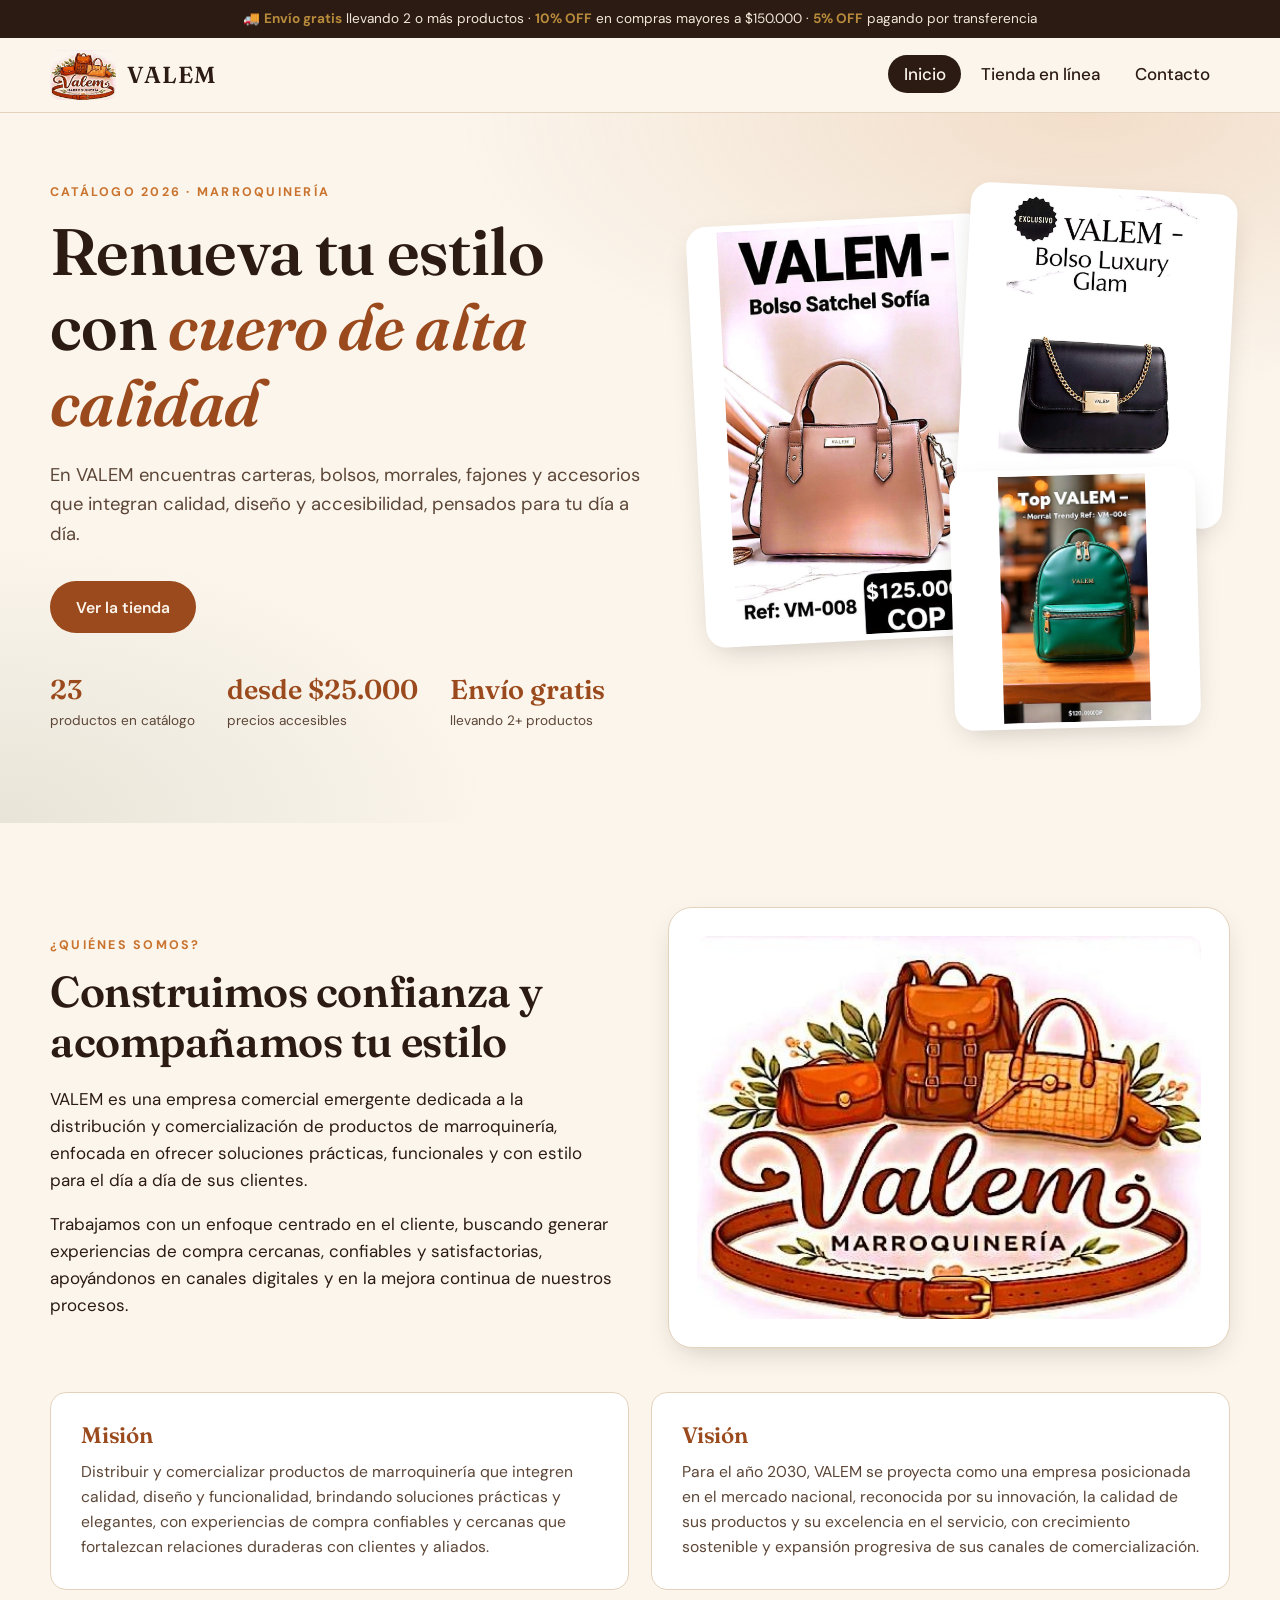
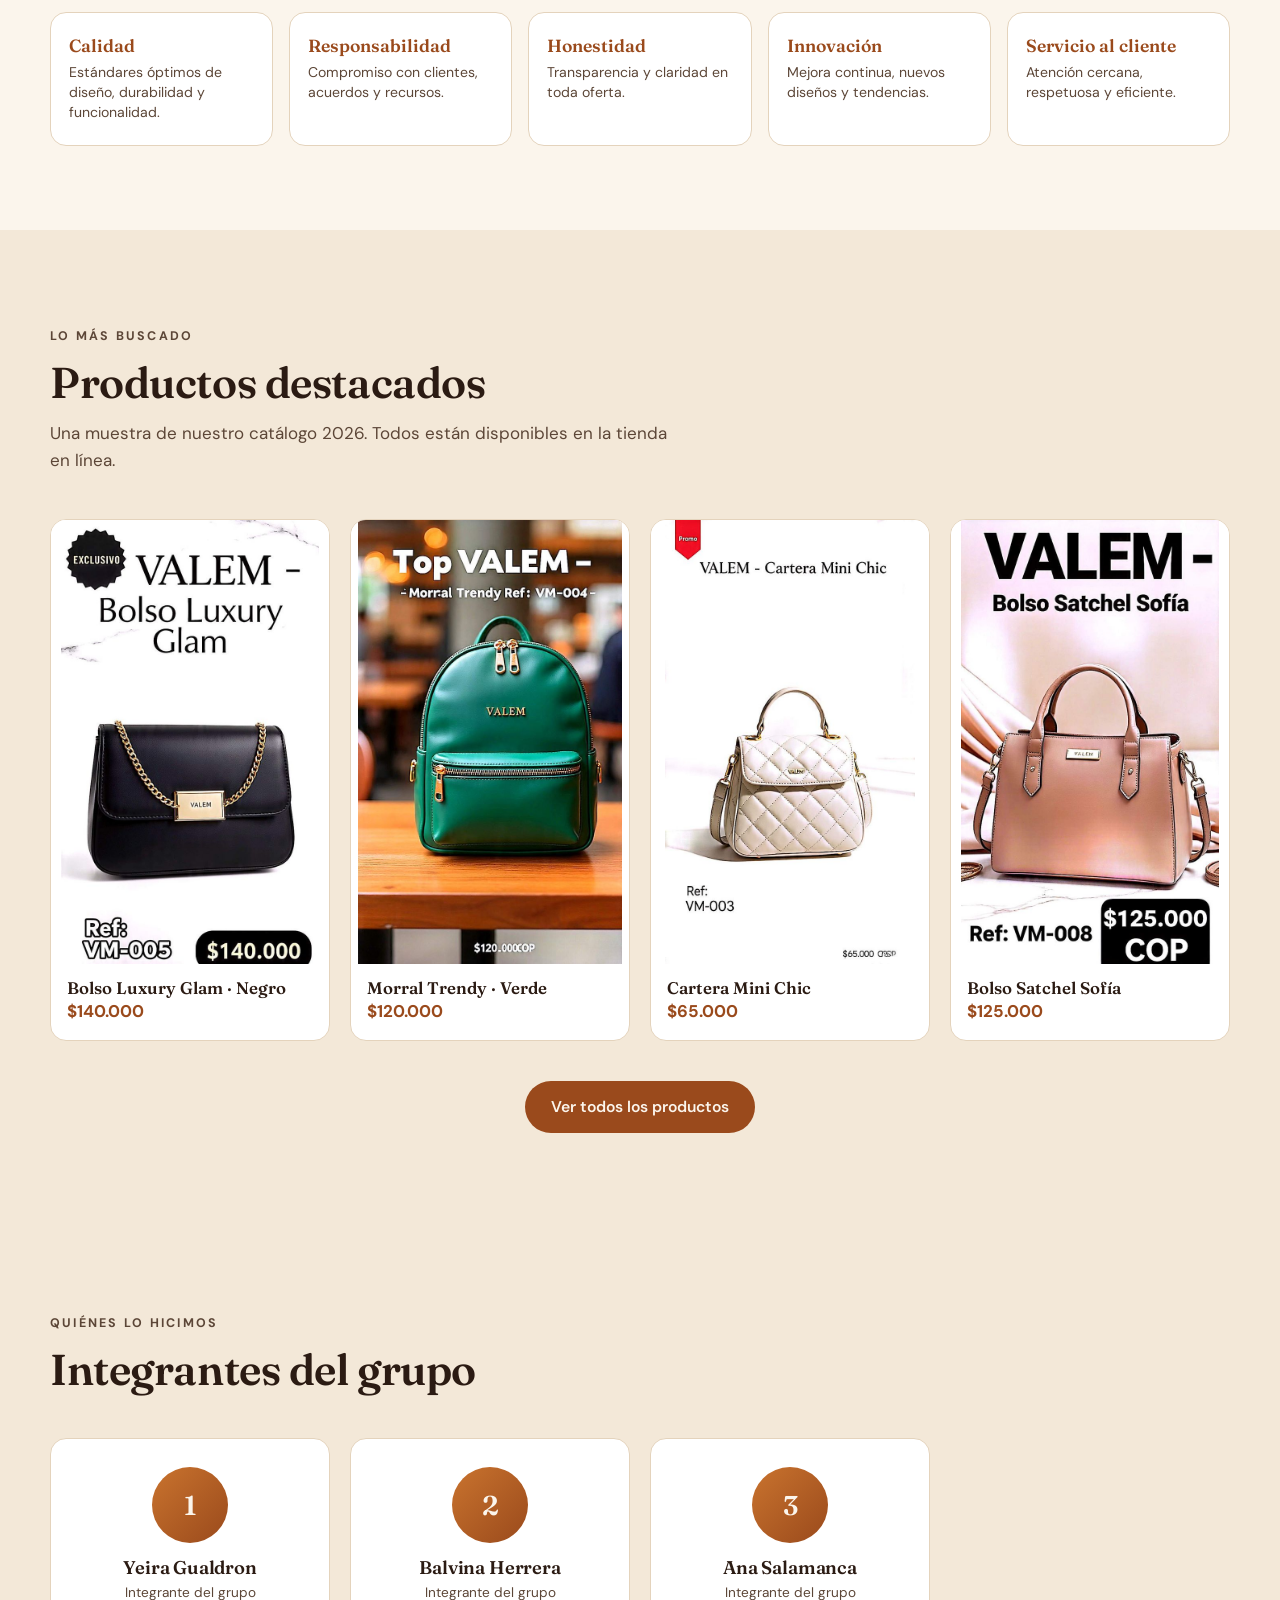
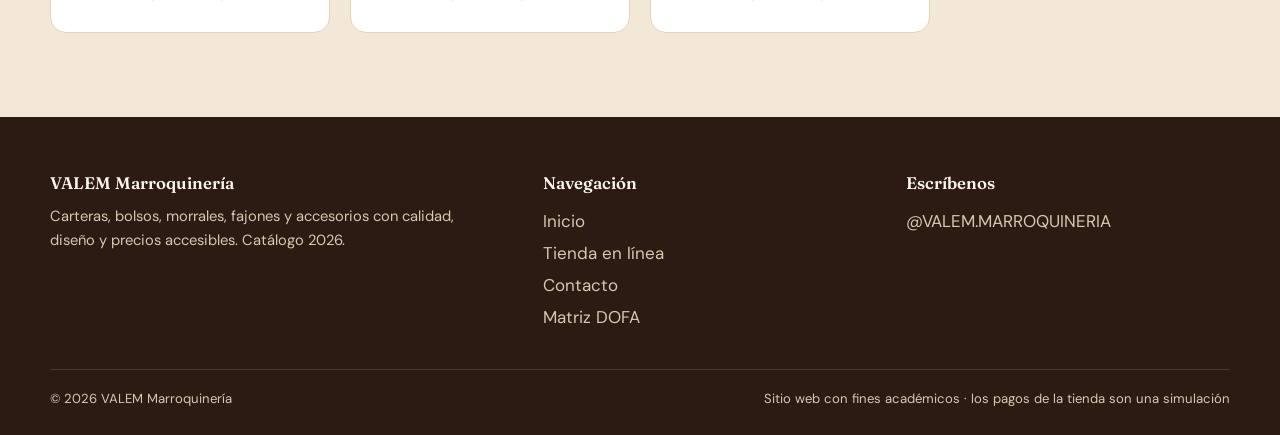
<file: index.html>
<!doctype html>
<html lang="es">
<head>
<meta charset="utf-8">
<meta name="viewport" content="width=device-width,initial-scale=1">
<title>VALEM Marroquinería | Inicio</title>
<meta name="description" content="VALEM: carteras, bolsos, morrales, fajones y accesorios de marroquinería con estilo, calidad y precios accesibles.">
<link rel="icon" href="img/favicon.png">
<link rel="preconnect" href="https://fonts.googleapis.com">
<link rel="preconnect" href="https://fonts.gstatic.com" crossorigin>
<link href="https://fonts.googleapis.com/css2?family=DM+Sans:wght@400;500;700&family=Fraunces:ital,opsz,wght@0,9..144,500;0,9..144,600;1,9..144,500&display=swap" rel="stylesheet">
<link rel="stylesheet" href="css/styles.css">
</head>
<body>
<div class="promo-bar">🚚 <b>Envío gratis</b> llevando 2 o más productos · <b>10% OFF</b> en compras mayores a $150.000 · <b>5% OFF</b> pagando por transferencia</div>
<header class="site">
  <div class="wrap nav">
    <a class="brand" href="index.html" aria-label="VALEM Marroquinería, inicio"><img src="img/logo.jpg" alt=""><span>VALEM</span></a>
    <button class="menu-btn" aria-label="Abrir menú" aria-expanded="false" aria-controls="nav-list">☰</button>
    <ul id="nav-list"><li><a href="index.html" aria-current="page">Inicio</a></li><li><a href="tienda.html">Tienda en línea</a></li><li><a href="contacto.html">Contacto</a></li><li>
  </div>
</header>
<main>

<section class="hero">
  <div class="wrap hero-grid">
    <div>
      <p class="eyebrow">Catálogo 2026 · Marroquinería</p>
      <h1>Renueva tu estilo con <em>cuero de alta calidad</em></h1>
      <p class="lead">En VALEM encuentras carteras, bolsos, morrales, fajones y accesorios que integran calidad, diseño y accesibilidad, pensados para tu día a día.</p>
      <div class="hero-cta">
        <a class="btn btn-primary" href="tienda.html">Ver la tienda</a>
      </div>
      <div class="hero-facts">
        <div><b>23</b><span>productos en catálogo</span></div>
        <div><b>desde $25.000</b><span>precios accesibles</span></div>
        <div><b>Envío gratis</b><span>llevando 2+ productos</span></div>
      </div>
    </div>
    <div class="hero-art" aria-hidden="true">
      <div class="pic a"><img src="img/productos/p11.jpg" alt=""></div>
      <div class="pic b"><img src="img/productos/p07.jpg" alt=""></div>
      <div class="pic c"><img src="img/productos/p13.jpg" alt=""></div>
    </div>
  </div>
</section>

<section class="section" id="nosotros">
  <div class="wrap">
    <div class="about-grid">
      <div>
        <p class="eyebrow">¿Quiénes somos?</p>
        <h2 style="font-size:clamp(1.9rem,3.6vw,2.7rem);margin-bottom:1.2rem">Construimos confianza y acompañamos tu estilo</h2>
        <p>VALEM es una empresa comercial emergente dedicada a la distribución y comercialización de productos de marroquinería, enfocada en ofrecer soluciones prácticas, funcionales y con estilo para el día a día de sus clientes.</p>
        <p>Trabajamos con un enfoque centrado en el cliente, buscando generar experiencias de compra cercanas, confiables y satisfactorias, apoyándonos en canales digitales y en la mejora continua de nuestros procesos.</p>
      </div>
      <div class="logo-card"><img src="img/logo.jpg" alt="Logo de VALEM Marroquinería: morral, cartera y fajón de cuero"></div>
    </div>
    <div class="mv">
      <div class="card"><h3>Misión</h3><p>Distribuir y comercializar productos de marroquinería que integren calidad, diseño y funcionalidad, brindando soluciones prácticas y elegantes, con experiencias de compra confiables y cercanas que fortalezcan relaciones duraderas con clientes y aliados.</p></div>
      <div class="card"><h3>Visión</h3><p>Para el año 2030, VALEM se proyecta como una empresa posicionada en el mercado nacional, reconocida por su innovación, la calidad de sus productos y su excelencia en el servicio, con crecimiento sostenible y expansión progresiva de sus canales de comercialización.</p></div>
    </div>
    <div class="values">
      <div class="v"><b>Calidad</b><span>Estándares óptimos de diseño, durabilidad y funcionalidad.</span></div>
      <div class="v"><b>Responsabilidad</b><span>Compromiso con clientes, acuerdos y recursos.</span></div>
      <div class="v"><b>Honestidad</b><span>Transparencia y claridad en toda oferta.</span></div>
      <div class="v"><b>Innovación</b><span>Mejora continua, nuevos diseños y tendencias.</span></div>
      <div class="v"><b>Servicio al cliente</b><span>Atención cercana, respetuosa y eficiente.</span></div>
    </div>
  </div>
</section>

<section class="section alt">
  <div class="wrap">
    <div class="section-head"><p class="eyebrow">Lo más buscado</p><h2>Productos destacados</h2><p>Una muestra de nuestro catálogo 2026. Todos están disponibles en la tienda en línea.</p></div>
    <div class="feat-grid" id="destacados"></div>
    <div class="center"><a class="btn btn-primary" href="tienda.html">Ver todos los productos</a></div>
  </div>
</section>

<section class="section alt" id="equipo">
  <div class="wrap">
    <div class="section-head"><p class="eyebrow">Quiénes lo hicimos</p><h2>Integrantes del grupo</h2></div>
    <div class="team"><div class="member"><div class="avatar" aria-hidden="true">1</div><h3>Yeira Gualdron</h3><p>Integrante del grupo</p></div><div class="member"><div class="avatar" aria-hidden="true">2</div><h3>Balvina Herrera</h3><p>Integrante del grupo</p></div><div class="member"><div class="avatar" aria-hidden="true">3</div><h3>Ana Salamanca</h3><p>Integrante del grupo</p>
  </div>
</section>
</main>
<footer class="site">
  <div class="wrap">
    <div class="foot">
      <div>
        <h4>VALEM Marroquinería</h4>
        <p>Carteras, bolsos, morrales, fajones y accesorios con calidad, diseño y precios accesibles. Catálogo 2026.</p>
      </div>
      <div>
        <h4>Navegación</h4>
        <a href="index.html">Inicio</a><a href="tienda.html">Tienda en línea</a><a href="contacto.html">Contacto</a><a href="dofa.html">Matriz DOFA</a>
      </div>
      <div>
        <h4>Escríbenos</h4>
        <a href="https://www.instagram.com/valem.marroquineria" target="_blank" rel="noopener">@VALEM.MARROQUINERIA</a>
      </div>
    </div>
    <div class="legal"><span>© 2026 VALEM Marroquinería</span><span>Sitio web con fines académicos · los pagos de la tienda son una simulación</span></div>
  </div>
</footer>
<script src="js/products.js"></script>
<script src="js/app.js"></script>
</body>
</html>
</file>
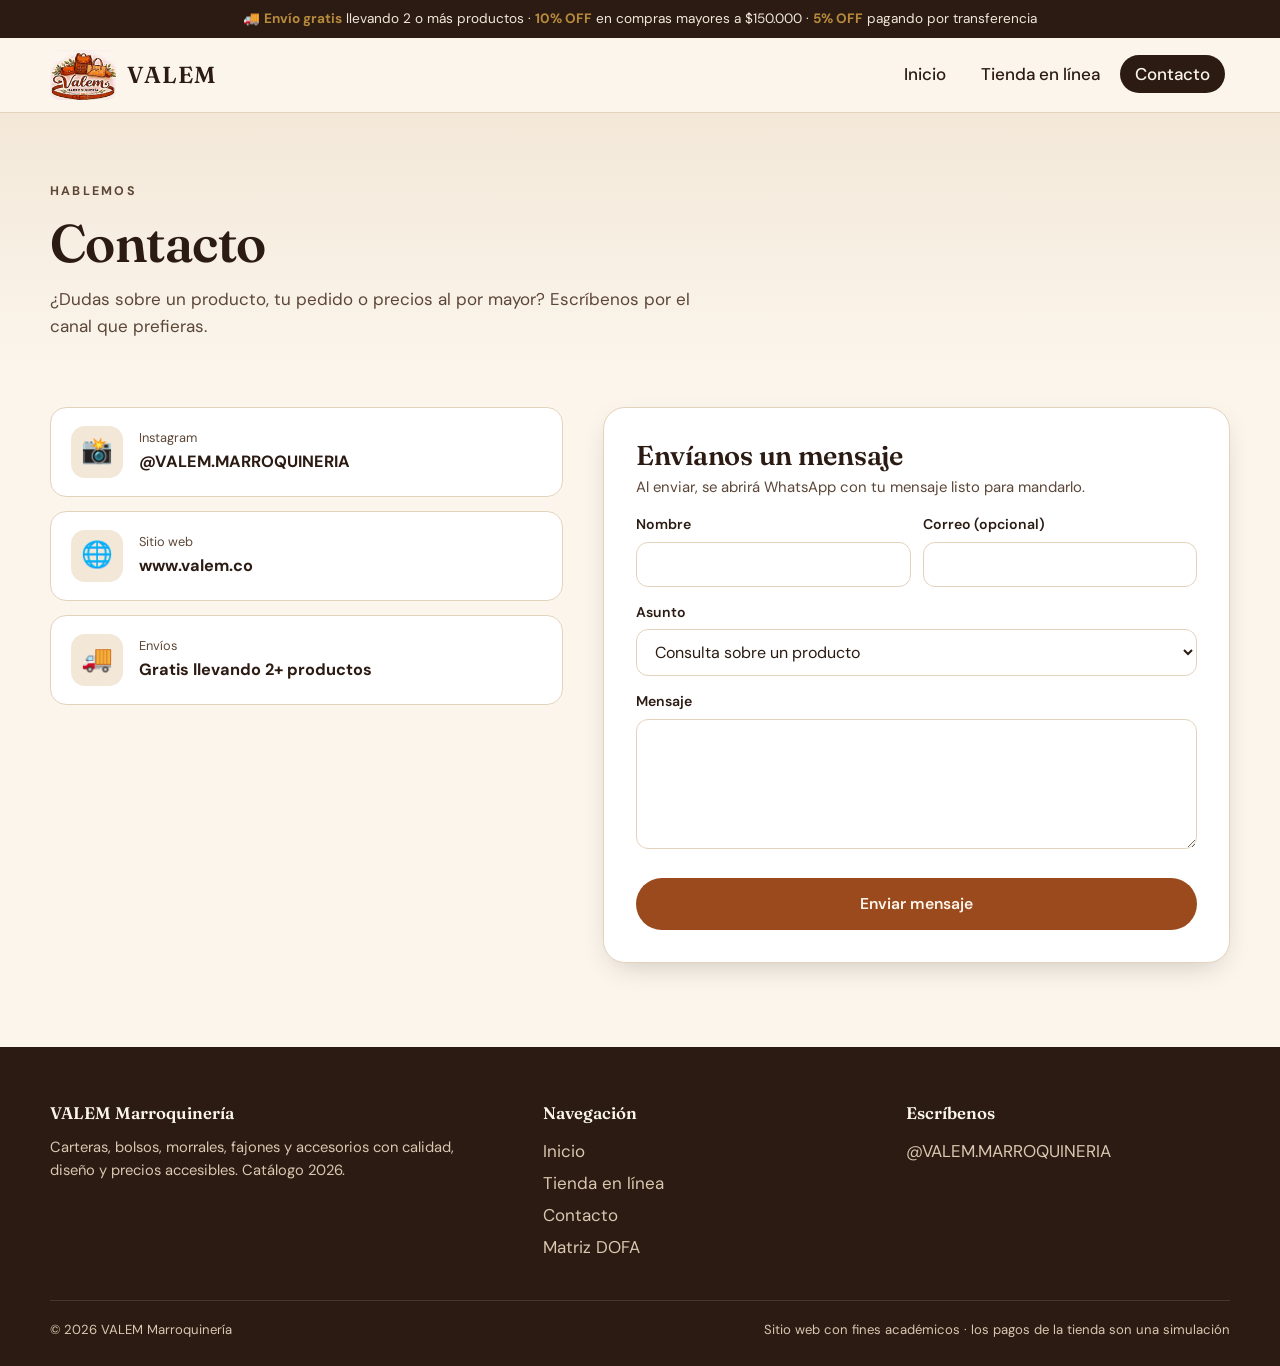
<file: contacto.html>
<!doctype html>
<html lang="es">
<head>
<meta charset="utf-8">
<meta name="viewport" content="width=device-width,initial-scale=1">
<title>Contacto | VALEM Marroquinería</title>
<meta name="description" content="Contacta a VALEM Marroquinería por WhatsApp, Instagram o con nuestro formulario.">
<link rel="icon" href="img/favicon.png">
<link rel="preconnect" href="https://fonts.googleapis.com">
<link rel="preconnect" href="https://fonts.gstatic.com" crossorigin>
<link href="https://fonts.googleapis.com/css2?family=DM+Sans:wght@400;500;700&family=Fraunces:ital,opsz,wght@0,9..144,500;0,9..144,600;1,9..144,500&display=swap" rel="stylesheet">
<link rel="stylesheet" href="css/styles.css">
</head>
<body>
<div class="promo-bar">🚚 <b>Envío gratis</b> llevando 2 o más productos · <b>10% OFF</b> en compras mayores a $150.000 · <b>5% OFF</b> pagando por transferencia</div>
<header class="site">
  <div class="wrap nav">
    <a class="brand" href="index.html" aria-label="VALEM Marroquinería, inicio"><img src="img/logo.jpg" alt=""><span>VALEM</span></a>
    <button class="menu-btn" aria-label="Abrir menú" aria-expanded="false" aria-controls="nav-list">☰</button>
    <ul id="nav-list"><li><a href="index.html">Inicio</a></li><li><a href="tienda.html">Tienda en línea</a></li><li><a href="contacto.html" aria-current="page">Contacto</a></li><li>
  </div>
</header>
<main>

<section class="page-title"><div class="wrap">
  <p class="eyebrow">Hablemos</p>
  <h1>Contacto</h1>
  <p>¿Dudas sobre un producto, tu pedido o precios al por mayor? Escríbenos por el canal que prefieras.</p>
</div></section>

<section class="section" style="padding-top:36px">
  <div class="wrap contact-grid">
    <div class="c-list">
      <a class="c-item" href="https://www.instagram.com/valem.marroquineria" target="_blank" rel="noopener"><span class="ic">📸</span><span><small>Instagram</small><b>@VALEM.MARROQUINERIA</b></span></a>
      <div class="c-item"><span class="ic">🌐</span><span><small>Sitio web</small><b>www.valem.co</b></span></div>
      <div class="c-item"><span class="ic">🚚</span><span><small>Envíos</small><b>Gratis llevando 2+ productos</b></span></div>
    </div>
    <div class="form-card">
      <h2>Envíanos un mensaje</h2>
      <p class="sub">Al enviar, se abrirá WhatsApp con tu mensaje listo para mandarlo.</p>
      <form id="form-contacto" novalidate>
        <div class="two">
          <div class="field"><label for="c-nombre">Nombre</label><input id="c-nombre" autocomplete="name" required></div>
          <div class="field"><label for="c-mail">Correo (opcional)</label><input id="c-mail" type="email" autocomplete="email"></div>
        </div>
        <div class="field"><label for="c-asunto">Asunto</label>
          <select id="c-asunto"><option>Consulta sobre un producto</option><option>Estado de mi pedido</option><option>Ventas al por mayor</option><option>Otro</option></select></div>
        <div class="field"><label for="c-msg">Mensaje</label><textarea id="c-msg" required></textarea></div>
        <p class="err" id="c-err" role="alert"></p>
        <button class="btn btn-primary btn-block" type="submit">Enviar mensaje</button>
        <p id="c-ok" hidden style="margin-top:12px;color:var(--leaf);font-weight:600">✔ Listo, se abrió WhatsApp con tu mensaje.</p>
      </form>
    </div>
  </div>
</section>
</main>
<footer class="site">
  <div class="wrap">
    <div class="foot">
      <div>
        <h4>VALEM Marroquinería</h4>
        <p>Carteras, bolsos, morrales, fajones y accesorios con calidad, diseño y precios accesibles. Catálogo 2026.</p>
      </div>
      <div>
        <h4>Navegación</h4>
        <a href="index.html">Inicio</a><a href="tienda.html">Tienda en línea</a><a href="contacto.html">Contacto</a><a href="dofa.html">Matriz DOFA</a>
      </div>
      <div>
        <h4>Escríbenos</h4>
        <a href="https://www.instagram.com/valem.marroquineria" target="_blank" rel="noopener">@VALEM.MARROQUINERIA</a>
      </div>
    </div>
    <div class="legal"><span>© 2026 VALEM Marroquinería</span><span>Sitio web con fines académicos · los pagos de la tienda son una simulación</span></div>
  </div>
</footer>
<script src="js/products.js"></script>
<script src="js/app.js"></script>
</body>
</html>
</file>
<file: css/styles.css>
/* ============ VALEM Marroquinería ============ */
:root{
  --cream:#FBF5EC;
  --cream-2:#F3E8D8;
  --ink:#2B1B13;
  --ink-soft:#5C4637;
  --cognac:#9A4A1C;
  --caramel:#C9732E;
  --gold:#B88A3B;
  --leaf:#5F6F46;
  --line:#E4D3BC;
  --white:#FFFFFF;
  --radius:16px;
  --shadow:0 10px 30px -12px rgba(43,27,19,.28);
  --display:'Fraunces',Georgia,serif;
  --body:'DM Sans',system-ui,sans-serif;
}
*{box-sizing:border-box;margin:0;padding:0}
html{scroll-behavior:smooth}
body{font-family:var(--body);color:var(--ink);background:var(--cream);line-height:1.6;font-size:17px;-webkit-font-smoothing:antialiased}
img{max-width:100%;display:block}
a{color:inherit}
h1,h2,h3{font-family:var(--display);font-weight:600;line-height:1.15;letter-spacing:-.01em}
.wrap{width:min(1180px,100% - 40px);margin-inline:auto}
.eyebrow{font-size:.78rem;letter-spacing:.18em;text-transform:uppercase;color:var(--caramel);font-weight:700;margin-bottom:.7rem}
.section{padding:84px 0}
.section.alt{background:var(--cream-2)}
.section-head{max-width:640px;margin-bottom:44px}
.section-head h2{font-size:clamp(1.9rem,3.6vw,2.7rem)}
.section-head p{margin-top:.8rem;color:var(--ink-soft)}

/* Botones */
.btn{display:inline-flex;align-items:center;justify-content:center;gap:.5rem;padding:.85rem 1.5rem;border-radius:999px;font:600 .98rem var(--body);text-decoration:none;border:2px solid transparent;cursor:pointer;transition:transform .15s,background .2s,color .2s,border-color .2s}
.btn:hover{transform:translateY(-2px)}
.btn:focus-visible,a:focus-visible,input:focus-visible,select:focus-visible,textarea:focus-visible,button:focus-visible{outline:3px solid var(--gold);outline-offset:2px}
.btn-primary{background:var(--cognac);color:var(--cream)}
.btn-primary:hover{background:var(--ink)}
.btn-ghost{border-color:var(--ink);color:var(--ink);background:transparent}
.btn-ghost:hover{background:var(--ink);color:var(--cream)}
.btn-gold{background:var(--gold);color:var(--ink)}
.btn-gold:hover{background:var(--ink);color:var(--cream)}
.btn-wa{background:#1F8F4E;color:#fff}
.btn-wa:hover{background:#176f3c}
.btn-block{width:100%}

/* Header */
.promo-bar{background:var(--ink);color:var(--cream-2);font-size:.85rem;text-align:center;padding:.5rem 16px}
.promo-bar b{color:var(--gold)}
header.site{position:sticky;top:0;z-index:50;background:rgba(251,245,236,.92);backdrop-filter:blur(10px);border-bottom:1px solid var(--line)}
.nav{display:flex;align-items:center;justify-content:space-between;height:74px}
.brand{display:flex;align-items:center;gap:.7rem;text-decoration:none}
.brand img{height:50px;width:auto;border-radius:8px;mix-blend-mode:multiply}
.brand span{font:600 1.45rem var(--display);letter-spacing:.04em}
.nav ul{display:flex;gap:.3rem;list-style:none;align-items:center}
.nav ul a{text-decoration:none;font-weight:500;padding:.5rem .95rem;border-radius:999px;transition:background .2s}
.nav ul a:hover{background:var(--cream-2)}
.nav ul a[aria-current="page"]{background:var(--ink);color:var(--cream)}
.nav ul a.dofa-link{border:1.5px solid var(--cognac);color:var(--cognac)}
.nav ul a.dofa-link[aria-current="page"]{background:var(--cognac);color:var(--cream)}
.menu-btn{display:none;background:none;border:0;font-size:1.7rem;cursor:pointer;color:var(--ink)}

/* Hero */
.hero{padding:70px 0 90px;background:
  radial-gradient(900px 400px at 85% 0%,rgba(201,115,46,.18),transparent 70%),
  radial-gradient(700px 400px at 0% 100%,rgba(95,111,70,.12),transparent 70%)}
.hero-grid{display:grid;grid-template-columns:1.05fr .95fr;gap:56px;align-items:center}
.hero h1{font-size:clamp(2.4rem,5.4vw,4.1rem)}
.hero h1 em{font-style:italic;color:var(--cognac)}
.hero p.lead{font-size:1.15rem;color:var(--ink-soft);margin:1.3rem 0 2rem;max-width:34em}
.hero-cta{display:flex;flex-wrap:wrap;gap:.8rem}
.hero-facts{display:flex;gap:2rem;margin-top:2.4rem;flex-wrap:wrap}
.hero-facts div b{display:block;font:600 1.7rem var(--display);color:var(--cognac)}
.hero-facts div span{font-size:.85rem;color:var(--ink-soft)}
.hero-art{position:relative;height:540px}
.hero-art .pic{position:absolute;border-radius:20px;overflow:hidden;box-shadow:var(--shadow);border:6px solid var(--white);background:var(--white)}
.hero-art .pic img{width:100%;height:100%;object-fit:contain;background:#fff}
.hero-art .a{width:56%;height:78%;left:0;top:6%;transform:rotate(-3deg)}
.hero-art .b{width:50%;height:62%;right:0;top:0;transform:rotate(3deg)}
.hero-art .c{width:46%;height:48%;right:6%;bottom:0;transform:rotate(-1.5deg)}

/* Quiénes somos */
.about-grid{display:grid;grid-template-columns:1fr 1fr;gap:56px;align-items:center}
.about-grid p+p{margin-top:1rem}
.logo-card{background:var(--white);border:1px solid var(--line);border-radius:24px;padding:28px;box-shadow:var(--shadow)}
.logo-card img{width:100%;border-radius:12px;mix-blend-mode:multiply}
.mv{display:grid;grid-template-columns:1fr 1fr;gap:22px;margin-top:44px}
.card{background:var(--white);border:1px solid var(--line);border-radius:var(--radius);padding:30px}
.card h3{font-size:1.4rem;margin-bottom:.6rem;color:var(--cognac)}
.card p{color:var(--ink-soft);font-size:.98rem}
.values{display:grid;grid-template-columns:repeat(5,1fr);gap:16px;margin-top:22px}
.values .v{background:var(--white);border:1px solid var(--line);border-radius:var(--radius);padding:22px 18px}
.values .v b{display:block;font:600 1.1rem var(--display);color:var(--cognac);margin-bottom:.35rem}
.values .v span{font-size:.88rem;color:var(--ink-soft);line-height:1.45;display:block}

/* Destacados */
.feat-grid{display:grid;grid-template-columns:repeat(4,1fr);gap:20px}
.feat{background:var(--white);border-radius:var(--radius);overflow:hidden;border:1px solid var(--line);text-decoration:none;transition:transform .2s,box-shadow .2s}
.feat:hover{transform:translateY(-4px);box-shadow:var(--shadow)}
.feat img{aspect-ratio:5/8;width:100%;object-fit:contain;background:#fff}
.feat div{padding:14px 16px}
.feat b{display:block;font:600 1.05rem var(--display)}
.feat span{color:var(--cognac);font-weight:700}
.center{text-align:center;margin-top:40px}

/* Equipo */
.team{display:grid;grid-template-columns:repeat(4,1fr);gap:20px}
.member{background:var(--white);border:1px solid var(--line);border-radius:var(--radius);padding:28px 20px;text-align:center}
.avatar{width:76px;height:76px;border-radius:50%;margin:0 auto 14px;background:linear-gradient(135deg,var(--caramel),var(--cognac));color:var(--cream);display:grid;place-items:center;font:600 1.7rem var(--display)}
.member h3{font-size:1.15rem}
.member p{font-size:.85rem;color:var(--ink-soft);margin-top:.2rem}

/* CTA DOFA */
.dofa-cta{background:var(--ink);color:var(--cream);border-radius:28px;padding:56px 48px;display:grid;grid-template-columns:1.4fr 1fr;gap:30px;align-items:center;position:relative;overflow:hidden}
.dofa-cta::after{content:"";position:absolute;right:-60px;top:-60px;width:260px;height:260px;border-radius:50%;background:radial-gradient(circle,rgba(184,138,59,.5),transparent 70%)}
.dofa-cta h2{font-size:clamp(1.7rem,3vw,2.4rem)}
.dofa-cta p{color:#D9C7B0;margin-top:.7rem}
.dofa-cta .act{justify-self:end;position:relative;z-index:1}

/* Page title */
.page-title{padding:56px 0 30px;background:linear-gradient(180deg,var(--cream-2),var(--cream))}
.page-title h1{font-size:clamp(2.1rem,4.4vw,3.3rem)}
.page-title p{color:var(--ink-soft);max-width:40em;margin-top:.8rem}

/* Tienda */
.toolbar{display:flex;flex-wrap:wrap;gap:10px;justify-content:space-between;align-items:center;margin-bottom:30px}
.chips{display:flex;flex-wrap:wrap;gap:8px}
.chip{padding:.5rem 1.1rem;border-radius:999px;border:1.5px solid var(--line);background:var(--white);font:500 .92rem var(--body);cursor:pointer;color:var(--ink)}
.chip:hover{border-color:var(--cognac)}
.chip.on{background:var(--ink);border-color:var(--ink);color:var(--cream)}
.sort select{padding:.55rem 1rem;border-radius:999px;border:1.5px solid var(--line);background:var(--white);font:500 .92rem var(--body);color:var(--ink)}
.grid{display:grid;grid-template-columns:repeat(4,1fr);gap:22px}
.prod{background:var(--white);border:1px solid var(--line);border-radius:var(--radius);overflow:hidden;display:flex;flex-direction:column;transition:box-shadow .2s,transform .2s}
.prod:hover{box-shadow:var(--shadow);transform:translateY(-3px)}
.prod .ph{position:relative;background:#fff;aspect-ratio:5/8;overflow:hidden}
.prod .ph img{width:100%;height:100%;object-fit:contain;transition:transform .5s}
.prod:hover .ph img{transform:scale(1.04)}
.tag{position:absolute;z-index:2;bottom:10px;right:10px;background:var(--cognac);color:var(--cream);font-size:.7rem;font-weight:700;letter-spacing:.08em;text-transform:uppercase;padding:.3rem .65rem;border-radius:999px}
.prod .body{padding:16px 18px 20px;display:flex;flex-direction:column;gap:.35rem;flex:1}
.prod .ref{font-size:.75rem;color:var(--ink-soft);letter-spacing:.06em}
.prod h3{font-size:1.15rem}
.prod .desc{font-size:.9rem;color:var(--ink-soft);flex:1}
.prod .row{display:flex;justify-content:space-between;align-items:center;margin-top:.7rem;gap:8px}
.price{font:600 1.35rem var(--display);color:var(--cognac)}
.price small{font:500 .7rem var(--body);color:var(--ink-soft)}
.prod .btn{padding:.6rem 1.05rem;font-size:.9rem}

/* Pagos y promos */
.pay-grid{display:grid;grid-template-columns:repeat(5,1fr);gap:16px}
.pay{background:var(--white);border:1px solid var(--line);border-radius:var(--radius);padding:22px 18px;text-align:center}
.pay .ic{font-size:1.9rem;margin-bottom:.4rem}
.pay b{display:block;font-family:var(--display);font-size:1.05rem}
.pay span{font-size:.85rem;color:var(--ink-soft)}
.note{margin-top:20px;font-size:.88rem;color:var(--ink-soft)}
.promos{display:grid;grid-template-columns:repeat(3,1fr);gap:16px;margin-bottom:46px}
.promo{background:var(--ink);color:var(--cream);border-radius:var(--radius);padding:22px 24px;display:flex;gap:14px;align-items:center}
.promo b{font:600 1.6rem var(--display);color:var(--gold);min-width:3.6rem}
.promo span{font-size:.93rem;color:#E8D9C5}

/* Modal compra */
.overlay{position:fixed;inset:0;background:rgba(43,27,19,.62);display:none;align-items:center;justify-content:center;padding:16px;z-index:100;overflow-y:auto}
.overlay.open{display:flex}
.modal{background:var(--cream);width:min(860px,100%);border-radius:22px;display:grid;grid-template-columns:.8fr 1.2fr;overflow:hidden;position:relative;max-height:95vh}
.modal .m-img{background:#fff}
.modal .m-img img{width:100%;height:100%;object-fit:contain}
.modal .m-body{padding:30px 30px 26px;overflow-y:auto}
.modal h3{font-size:1.5rem}
.modal .m-ref{font-size:.8rem;color:var(--ink-soft)}
.close{position:absolute;right:12px;top:10px;background:var(--white);border:1px solid var(--line);width:38px;height:38px;border-radius:50%;font-size:1.3rem;cursor:pointer;z-index:2}
.field{margin-top:14px}
.field label,.field legend{display:block;font-weight:600;font-size:.88rem;margin-bottom:.35rem}
.field input,.field select,.field textarea{width:100%;padding:.7rem .9rem;border:1.5px solid var(--line);border-radius:12px;background:var(--white);font:400 1rem var(--body);color:var(--ink)}
.field textarea{min-height:130px;resize:vertical}
.two{display:grid;grid-template-columns:1fr 1fr;gap:12px}
.qty{display:inline-flex;align-items:center;border:1.5px solid var(--line);border-radius:999px;background:var(--white)}
.qty button{width:40px;height:40px;border:0;background:none;font-size:1.2rem;cursor:pointer;color:var(--ink)}
.qty output{min-width:34px;text-align:center;font-weight:700}
.methods{display:grid;grid-template-columns:1fr 1fr;gap:8px;border:0}
.methods label{display:flex;gap:.5rem;align-items:center;border:1.5px solid var(--line);background:var(--white);border-radius:12px;padding:.6rem .8rem;font-weight:500;font-size:.9rem;cursor:pointer;margin:0}
.methods input{width:auto;accent-color:var(--cognac)}
.methods label:has(input:checked){border-color:var(--cognac);background:#FFF6EA}
.summary{margin-top:18px;background:var(--white);border:1px dashed var(--gold);border-radius:14px;padding:14px 16px;font-size:.93rem}
.summary div{display:flex;justify-content:space-between;padding:2px 0}
.summary .tot{border-top:1px solid var(--line);margin-top:6px;padding-top:8px;font:600 1.2rem var(--display);color:var(--cognac)}
.summary .off{color:var(--leaf);font-weight:600}
.err{color:#A12B1C;font-size:.85rem;margin-top:6px;min-height:1.1em}
.ok{text-align:center;padding:30px 10px}
.ok .big{font-size:3rem}
.ok h3{margin:.4rem 0}
.ok p{color:var(--ink-soft);margin-bottom:1rem}
.ok .code{font:700 1.1rem var(--body);letter-spacing:.1em;background:var(--white);display:inline-block;padding:.4rem 1rem;border-radius:10px;border:1px dashed var(--gold);margin-bottom:1.2rem}

/* Contacto */
.contact-grid{display:grid;grid-template-columns:.9fr 1.1fr;gap:40px;align-items:start}
.c-list{display:grid;gap:14px}
.c-item{display:flex;gap:16px;align-items:center;background:var(--white);border:1px solid var(--line);border-radius:var(--radius);padding:18px 20px;text-decoration:none;transition:border-color .2s,transform .2s}
a.c-item:hover{border-color:var(--cognac);transform:translateX(4px)}
.c-item .ic{font-size:1.6rem;width:52px;height:52px;border-radius:14px;background:var(--cream-2);display:grid;place-items:center;flex:none}
.c-item small{display:block;color:var(--ink-soft);font-size:.8rem}
.c-item b{font-size:1.02rem}
.form-card{background:var(--white);border:1px solid var(--line);border-radius:22px;padding:32px;box-shadow:var(--shadow)}
.form-card h2{font-size:1.7rem}
.form-card p.sub{color:var(--ink-soft);font-size:.93rem;margin-top:.3rem}

/* DOFA */
.dofa{display:grid;grid-template-columns:1fr 1fr;gap:18px}
.q{border-radius:20px;padding:28px 28px 24px;border:1px solid var(--line);background:var(--white);position:relative;overflow:hidden}
.q::before{content:"";position:absolute;left:0;top:0;bottom:0;width:7px}
.q .letter{font:700 3.2rem var(--display);line-height:1;opacity:.14;position:absolute;right:18px;top:10px}
.q h3{font-size:1.5rem;margin-bottom:.15rem}
.q .kind{font-size:.75rem;letter-spacing:.14em;text-transform:uppercase;font-weight:700;margin-bottom:.9rem;display:block}
.q ul{list-style:none;display:grid;gap:.55rem}
.q li{padding-left:1.4rem;position:relative;font-size:.97rem}
.q li::before{content:"";position:absolute;left:0;top:.6em;width:8px;height:8px;border-radius:50%}
.q.d::before,.q.d li::before{background:var(--cognac)} .q.d .kind{color:var(--cognac)}
.q.o::before,.q.o li::before{background:var(--leaf)} .q.o .kind{color:var(--leaf)}
.q.f::before,.q.f li::before{background:var(--gold)} .q.f .kind{color:#8a6420}
.q.a::before,.q.a li::before{background:#8B2E2E} .q.a .kind{color:#8B2E2E}
.axis{display:flex;justify-content:space-between;font-size:.8rem;letter-spacing:.12em;text-transform:uppercase;color:var(--ink-soft);margin:0 4px 10px;font-weight:700}
.strat{display:grid;grid-template-columns:repeat(2,1fr);gap:18px}
.strat .card h3{font-size:1.15rem}
.strat .card b{font-size:.75rem;letter-spacing:.14em;text-transform:uppercase;color:var(--caramel)}

/* Footer */
footer.site{background:var(--ink);color:#D9C7B0;padding:56px 0 26px;margin-top:0}
.foot{display:grid;grid-template-columns:1.4fr 1fr 1fr;gap:40px}
.foot h4{font:600 1.05rem var(--display);color:var(--cream);margin-bottom:.8rem}
.foot a{display:block;text-decoration:none;padding:.15rem 0;color:#D9C7B0}
.foot a:hover{color:var(--gold)}
.foot p{font-size:.92rem}
.legal{border-top:1px solid #4a372b;margin-top:36px;padding-top:18px;font-size:.82rem;display:flex;justify-content:space-between;flex-wrap:wrap;gap:8px}

/* Responsive */
@media (max-width:1000px){
  .grid,.feat-grid{grid-template-columns:repeat(3,1fr)}
  .values{grid-template-columns:repeat(3,1fr)}
  .pay-grid{grid-template-columns:repeat(3,1fr)}
  .team{grid-template-columns:repeat(2,1fr)}
}
@media (max-width:820px){
  .menu-btn{display:block}
  .nav ul{position:absolute;left:0;right:0;top:74px;background:var(--cream);flex-direction:column;align-items:stretch;padding:12px 20px 20px;border-bottom:1px solid var(--line);display:none}
  .nav ul.open{display:flex}
  .nav ul a{display:block}
  .hero-grid,.about-grid,.mv,.contact-grid,.dofa-cta,.dofa,.strat,.foot{grid-template-columns:1fr}
  .hero-art{height:420px;order:-1}
  .dofa-cta{padding:38px 26px}
  .dofa-cta .act{justify-self:start}
  .promos{grid-template-columns:1fr}
  .modal{grid-template-columns:1fr}
  .modal .m-img{display:none}
  .section{padding:60px 0}
}
@media (max-width:640px){
  .grid,.feat-grid{grid-template-columns:repeat(2,1fr);gap:14px}
  .values,.pay-grid{grid-template-columns:repeat(2,1fr)}
  .prod .row{flex-direction:column;align-items:stretch}
  .prod .btn{width:100%}
  .two,.methods{grid-template-columns:1fr}
  body{font-size:16px}
}
@media (max-width:420px){
  .team{grid-template-columns:1fr}
}
@media (prefers-reduced-motion:reduce){*{transition:none!important;scroll-behavior:auto!important}}
</file>
